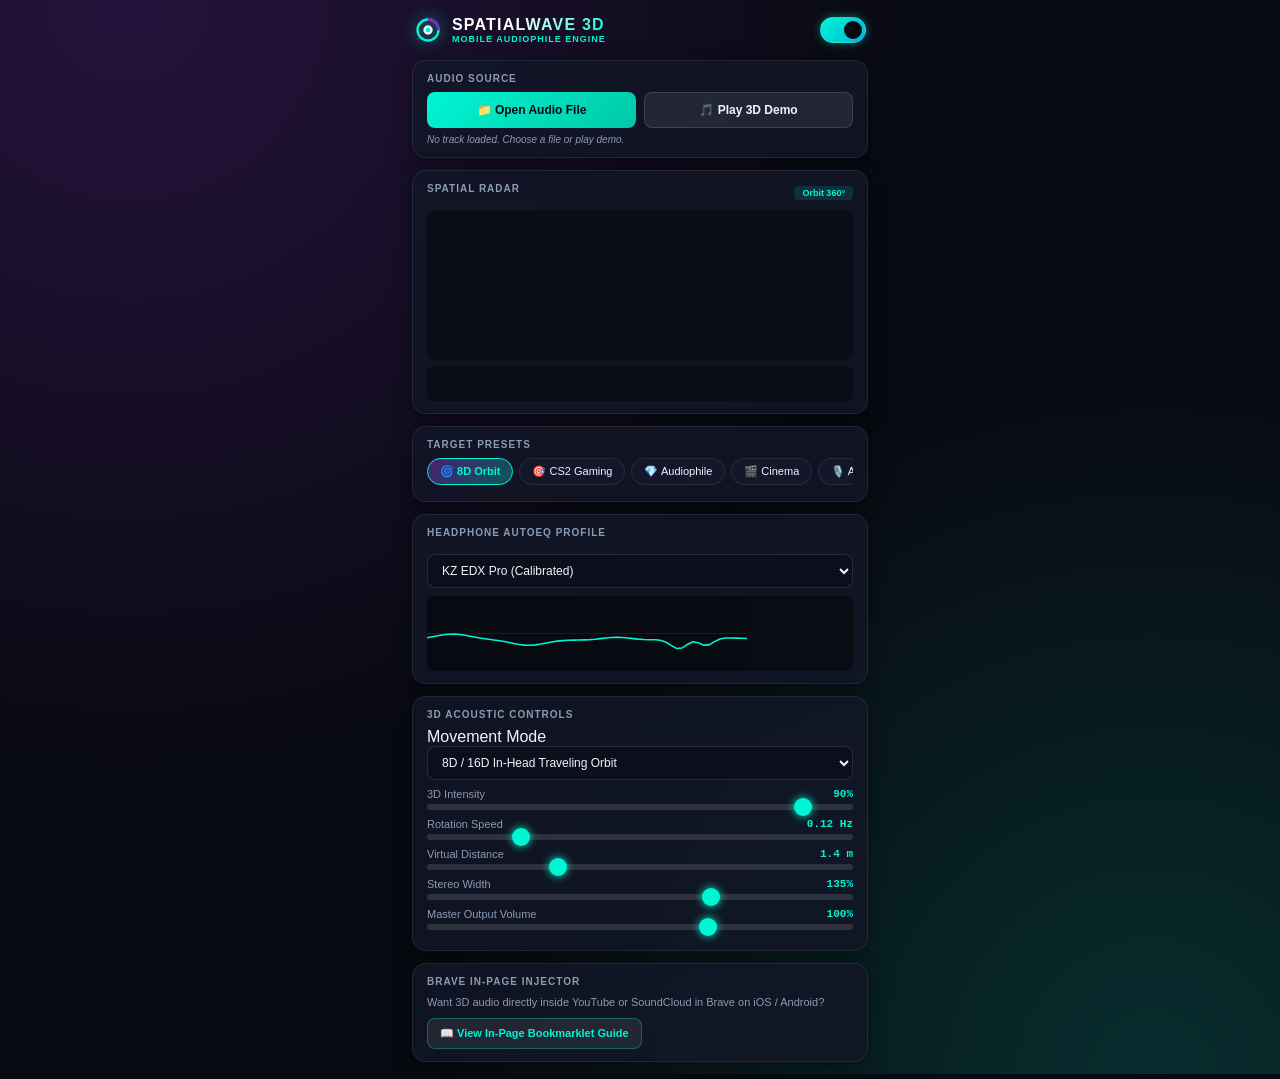
<file: mobile/index.html>
<!DOCTYPE html>
<html lang="en">
<head>
  <meta charset="UTF-8">
  <meta name="viewport" content="width=device-width, initial-scale=1.0, maximum-scale=1.0, user-scalable=no, viewport-fit=cover">
  <meta name="apple-mobile-web-app-capable" content="yes">
  <meta name="apple-mobile-web-app-status-bar-style" content="black-translucent">
  <meta name="theme-color" content="#080a11">
  <title>SpatialWave 3D Mobile</title>
  <link rel="manifest" href="manifest.webmanifest">
  <link rel="apple-touch-icon" href="../icons/icon128.png">
  <link rel="stylesheet" href="mobile.css">
</head>
<body>
  <div class="mobile-app">
    <!-- Header -->
    <header class="mobile-header">
      <div class="header-left">
        <svg class="header-logo" viewBox="0 0 24 24" fill="none" stroke="currentColor" stroke-width="2">
          <circle cx="12" cy="12" r="9" stroke="#00f5d4"></circle>
          <circle cx="12" cy="12" r="3" fill="#00f5d4"></circle>
          <path d="M12 3a9 9 0 0 1 9 9" stroke="#7b2cbf" stroke-width="2.5"></path>
        </svg>
        <div>
          <h1 class="header-title">SPATIALWAVE 3D</h1>
          <div class="header-subtitle">MOBILE AUDIOPHILE ENGINE</div>
        </div>
      </div>
      <label class="power-toggle" title="Toggle Master 3D Processing">
        <input type="checkbox" id="mobilePowerToggle" checked>
        <span class="power-switch-slider"></span>
      </label>
    </header>

    <!-- Audio Source Selector -->
    <section class="glass-card source-card">
      <div class="card-title">AUDIO SOURCE</div>
      <div class="source-buttons">
        <label class="btn-file-picker">
          <span>📁 Open Audio File</span>
          <input type="file" id="audioFileInput" accept="audio/*" style="display:none;">
        </label>
        <button id="btnPlayDemo" class="btn-secondary">🎵 Play 3D Demo</button>
      </div>
      <audio id="nativeAudioPlayer" controls style="width:100%; margin-top:8px; display:none;"></audio>
      <div id="nowPlayingText" class="now-playing-label">No track loaded. Choose a file or play demo.</div>
    </section>

    <!-- 3D Spatial Radar Visualizer -->
    <section class="glass-card radar-section">
      <div class="card-header-row">
        <div class="card-title">SPATIAL RADAR</div>
        <div class="radar-badge" id="mobileRadarBadge">Orbit 360°</div>
      </div>
      <div class="radar-wrap">
        <canvas id="mobileRadarCanvas" width="320" height="150"></canvas>
      </div>
      <!-- Spectrum Bar -->
      <div class="spectrum-wrap">
        <canvas id="mobileSpectrumCanvas" width="320" height="35"></canvas>
      </div>
    </section>

    <!-- Target Presets Carousel -->
    <section class="glass-card presets-section">
      <div class="card-title">TARGET PRESETS</div>
      <div class="preset-scroll-row">
        <button class="preset-pill active" data-preset="orbit8d">🌀 8D Orbit</button>
        <button class="preset-pill" data-preset="gaming">🎯 CS2 Gaming</button>
        <button class="preset-pill" data-preset="audiophile">💎 Audiophile</button>
        <button class="preset-pill" data-preset="cinema">🎬 Cinema</button>
        <button class="preset-pill" data-preset="asmr">🎙️ ASMR</button>
        <button class="preset-pill" data-preset="music">🎵 Music Studio</button>
      </div>
    </section>

    <!-- Headphone Profile & Parametric EQ Plot -->
    <section class="glass-card peq-section">
      <div class="card-header-row">
        <div class="card-title">HEADPHONE AUTOEQ PROFILE</div>
      </div>
      <select id="mobileProfileSelect" class="mobile-select">
        <option value="kz_edx_pro" selected>KZ EDX Pro (Calibrated)</option>
        <option value="hd600">Sennheiser HD 600 / 650</option>
        <option value="sony_xm4">Sony WH-1000XM4 / XM5</option>
        <option value="harman_target">Harman 2019 Reference Target</option>
        <option value="flat">Flat / Bypass</option>
      </select>
      <div class="peq-canvas-wrap">
        <canvas id="mobilePeqCanvas" width="320" height="75"></canvas>
      </div>
    </section>

    <!-- Touch Acoustic Controls -->
    <section class="glass-card controls-section">
      <div class="card-title">3D ACOUSTIC CONTROLS</div>

      <div class="control-row">
        <label for="mobileTrajectorySelect">Movement Mode</label>
        <select id="mobileTrajectorySelect" class="mobile-select">
          <option value="1">8D / 16D In-Head Traveling Orbit</option>
          <option value="2">Figure-8 (Lemniscate)</option>
          <option value="3">Front Stage Arc</option>
          <option value="4">Concert Hall Semi-Circle</option>
          <option value="5">Cinema Wide Arc</option>
          <option value="6">Wide Studio Breath</option>
          <option value="7">Random Ambient Wander</option>
          <option value="0">Static Center</option>
        </select>
      </div>

      <!-- Sliders -->
      <div class="touch-slider-group">
        <div class="slider-header">
          <span>3D Intensity</span>
          <span id="mValIntensity" class="slider-val">90%</span>
        </div>
        <input type="range" id="mSliderIntensity" min="0" max="100" value="90">
      </div>

      <div class="touch-slider-group">
        <div class="slider-header">
          <span>Rotation Speed</span>
          <span id="mValSpeed" class="slider-val">0.12 Hz</span>
        </div>
        <input type="range" id="mSliderSpeed" min="2" max="50" value="12">
      </div>

      <div class="touch-slider-group">
        <div class="slider-header">
          <span>Virtual Distance</span>
          <span id="mValDistance" class="slider-val">1.4 m</span>
        </div>
        <input type="range" id="mSliderDistance" min="5" max="35" value="14">
      </div>

      <div class="touch-slider-group">
        <div class="slider-header">
          <span>Stereo Width</span>
          <span id="mValWidth" class="slider-val">135%</span>
        </div>
        <input type="range" id="mSliderWidth" min="0" max="200" value="135">
      </div>

      <div class="touch-slider-group">
        <div class="slider-header">
          <span>Master Output Volume</span>
          <span id="mValVolume" class="slider-val">100%</span>
        </div>
        <input type="range" id="mSliderVolume" min="0" max="150" value="100">
      </div>
    </section>

    <!-- Bookmarklet Guide Footer Card -->
    <section class="glass-card bookmarklet-card">
      <div class="card-title">BRAVE IN-PAGE INJECTOR</div>
      <p class="bookmarklet-desc">
        Want 3D audio directly inside YouTube or SoundCloud in Brave on iOS / Android?
      </p>
      <a href="spatialwave-bookmarklet.js" target="_blank" class="btn-bookmarklet">
        <span>📖 View In-Page Bookmarklet Guide</span>
      </a>
    </section>
  </div>

  <script src="../presets.js"></script>
  <script src="mobile.js"></script>
</body>
</html>
</file>
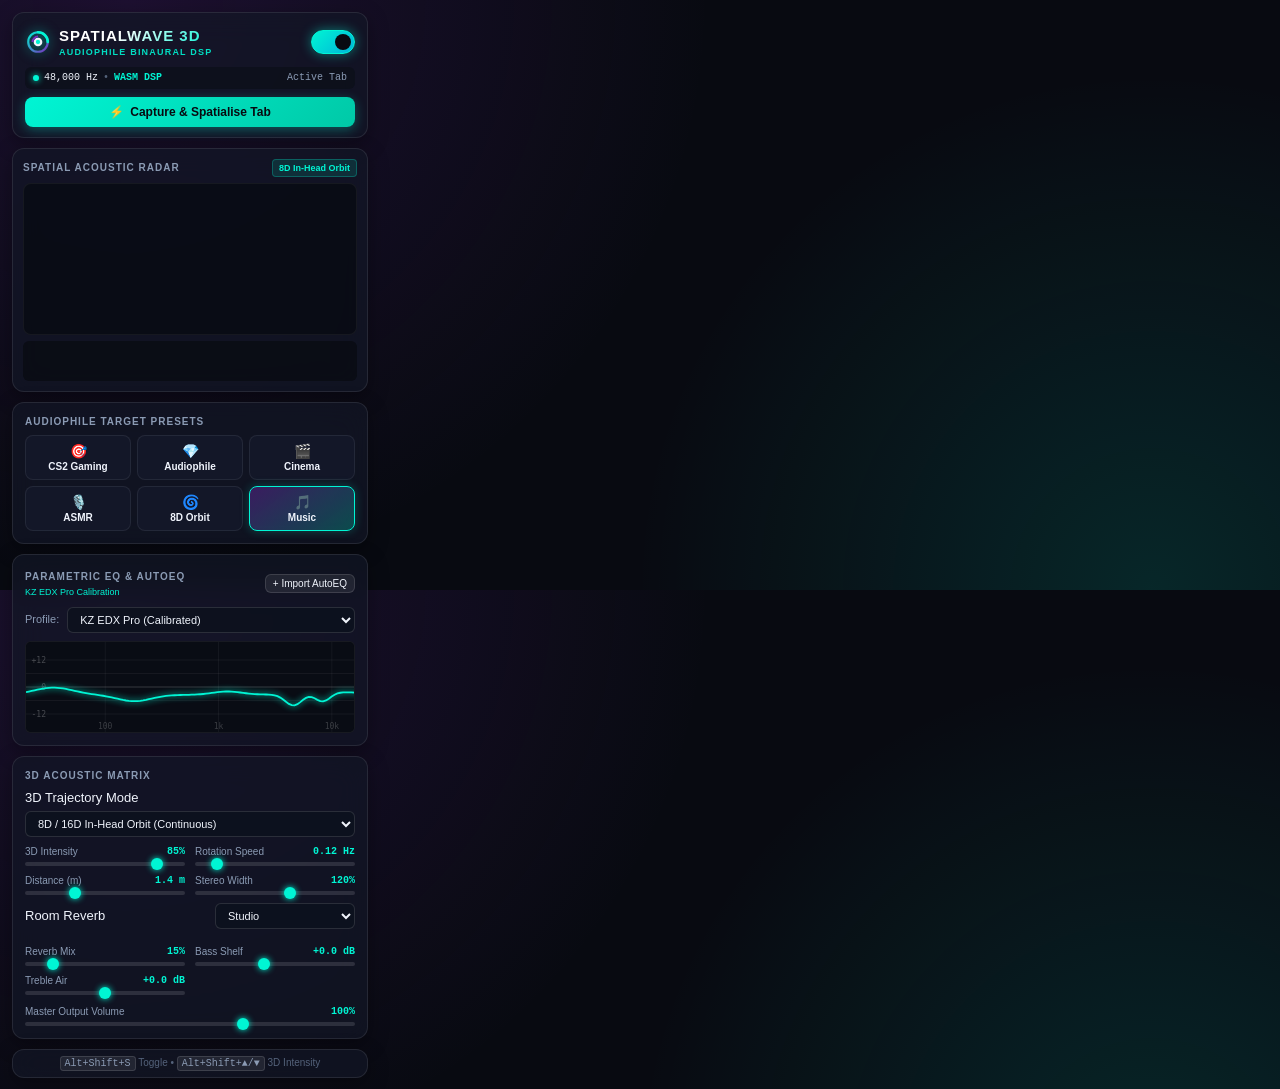
<file: popup/popup.html>
<!DOCTYPE html>
<html lang="en">
<head>
  <meta charset="UTF-8">
  <meta name="viewport" content="width=device-width, initial-scale=1.0">
  <title>SpatialWave 3D - Audiophile Spatial Engine</title>
  <link rel="stylesheet" href="popup.css">
</head>
<body>
  <div class="app-container">
    <!-- Header Section -->
    <header class="glass-panel header-panel">
      <div class="brand-row">
        <div class="brand-logo">
          <svg class="logo-icon" viewBox="0 0 24 24" fill="none" stroke="currentColor" stroke-width="2">
            <circle cx="12" cy="12" r="9" stroke="url(#cyanVioletGrad)"></circle>
            <path d="M12 3a9 9 0 0 1 9 9" stroke="#00f5d4" stroke-width="2.5" stroke-linecap="round"></path>
            <circle cx="12" cy="12" r="3" fill="#00f5d4"></circle>
            <path d="M7 12a5 5 0 0 1 5-5" stroke="#7b2cbf" stroke-width="1.8"></path>
            <defs>
              <linearGradient id="cyanVioletGrad" x1="0%" y1="0%" x2="100%" y2="100%">
                <stop offset="0%" stop-color="#00f5d4"/>
                <stop offset="100%" stop-color="#7b2cbf"/>
              </linearGradient>
            </defs>
          </svg>
          <div>
            <h1 class="brand-title">SPATIALWAVE 3D</h1>
            <div class="brand-subtitle">AUDIOPHILE BINAURAL DSP</div>
          </div>
        </div>

        <!-- Master Power Switch -->
        <label class="power-switch" title="Toggle Master DSP Processing">
          <input type="checkbox" id="masterPowerToggle" checked>
          <span class="power-slider"></span>
        </label>
      </div>

      <!-- System Telemetry Badge & Tab Capture Bar -->
      <div class="telemetry-bar">
        <div class="sample-rate-badge" id="sampleRateBadge">
          <span class="status-dot active"></span>
          <span id="sampleRateText">48,000 Hz</span>
          <span class="pipe-sep">•</span>
          <span class="hw-engine-tag" id="engineTag">WASM DSP</span>
        </div>
        <div class="domain-tag" id="domainTag">Active Tab</div>
      </div>

      <div class="capture-control-row">
        <button id="btnCaptureToggle" class="btn-capture btn-glow">
          <span class="capture-icon">⚡</span>
          <span id="btnCaptureText">Capture & Spatialise Tab</span>
        </button>
      </div>
    </header>

    <!-- Visualizers Dashboard -->
    <section class="glass-panel visualizer-card">
      <div class="card-header">
        <span class="card-title">SPATIAL ACOUSTIC RADAR</span>
        <div class="mode-badge" id="radarModeBadge">8D In-Head Orbit</div>
      </div>
      <div class="radar-container">
        <canvas id="radarCanvas" width="340" height="150"></canvas>
      </div>

      <!-- Real-time Audio Spectrum -->
      <div class="spectrum-container">
        <canvas id="spectrumCanvas" width="340" height="40"></canvas>
      </div>
    </section>

    <!-- Target Presets Navigation -->
    <section class="glass-panel presets-card">
      <div class="card-header">
        <span class="card-title">AUDIOPHILE TARGET PRESETS</span>
      </div>
      <div class="preset-grid">
        <button class="preset-btn" data-preset="gaming">
          <span class="preset-icon">🎯</span>
          <span class="preset-name">CS2 Gaming</span>
        </button>
        <button class="preset-btn" data-preset="audiophile">
          <span class="preset-icon">💎</span>
          <span class="preset-name">Audiophile</span>
        </button>
        <button class="preset-btn" data-preset="cinema">
          <span class="preset-icon">🎬</span>
          <span class="preset-name">Cinema</span>
        </button>
        <button class="preset-btn" data-preset="asmr">
          <span class="preset-icon">🎙️</span>
          <span class="preset-name">ASMR</span>
        </button>
        <button class="preset-btn active" data-preset="orbit8d">
          <span class="preset-icon">🌀</span>
          <span class="preset-name">8D Orbit</span>
        </button>
        <button class="preset-btn" data-preset="music">
          <span class="preset-icon">🎵</span>
          <span class="preset-name">Music</span>
        </button>
      </div>
    </section>

    <!-- Parametric EQ & AutoEQ Section -->
    <section class="glass-panel peq-card">
      <div class="card-header peq-header">
        <div>
          <span class="card-title">PARAMETRIC EQ & AUTOEQ</span>
          <div class="card-desc" id="peqDesc">KZ EDX Pro Calibration</div>
        </div>
        <button id="btnOpenAutoEqModal" class="btn-subtle" title="Import AutoEQ .txt Profile">
          <span>+ Import AutoEQ</span>
        </button>
      </div>

      <div class="profile-select-row">
        <label for="headphoneProfileSelect">Profile:</label>
        <select id="headphoneProfileSelect" class="styled-select">
          <option value="kz_edx_pro" selected>KZ EDX Pro (Calibrated)</option>
          <option value="hd600">Sennheiser HD 600 / 650</option>
          <option value="sony_xm4">Sony WH-1000XM4/XM5</option>
          <option value="harman_target">Harman 2019 Target</option>
          <option value="flat">Flat / Bypass</option>
          <option value="custom" id="customOption" style="display:none;">Custom AutoEQ Profile</option>
        </select>
      </div>

      <!-- Interactive PEQ Curve Canvas -->
      <div class="peq-plot-container">
        <canvas id="peqPlotCanvas" width="340" height="90"></canvas>
      </div>
    </section>

    <!-- Core Spatial DSP Controls -->
    <section class="glass-panel controls-card">
      <div class="card-header">
        <span class="card-title">3D ACOUSTIC MATRIX</span>
      </div>

      <!-- Movement Mode -->
      <div class="control-row">
        <label for="trajectoryModeSelect">3D Trajectory Mode</label>
        <select id="trajectoryModeSelect" class="styled-select">
          <option value="1">8D / 16D In-Head Orbit (Continuous)</option>
          <option value="2">Figure-8 (Lemniscate)</option>
          <option value="3">Front Stage Arc</option>
          <option value="4">Concert Hall Semi-Circle</option>
          <option value="5">Cinema Wide Arc</option>
          <option value="6">Wide Studio Breath</option>
          <option value="7">Random Ambient Wander</option>
          <option value="0">Static Center Focus</option>
        </select>
      </div>

      <!-- Sliders Grid -->
      <div class="sliders-grid">
        <!-- 3D Intensity -->
        <div class="slider-group">
          <div class="slider-label-row">
            <span>3D Intensity</span>
            <span id="valIntensity" class="val-display">85%</span>
          </div>
          <input type="range" id="sliderIntensity" min="0" max="100" value="85">
        </div>

        <!-- Rotation Speed -->
        <div class="slider-group">
          <div class="slider-label-row">
            <span>Rotation Speed</span>
            <span id="valSpeed" class="val-display">0.12 Hz</span>
          </div>
          <input type="range" id="sliderSpeed" min="1" max="100" value="20">
        </div>

        <!-- Distance -->
        <div class="slider-group">
          <div class="slider-label-row">
            <span>Distance (m)</span>
            <span id="valDistance" class="val-display">1.4 m</span>
          </div>
          <input type="range" id="sliderDistance" min="3" max="40" value="14">
        </div>

        <!-- Stereo Width -->
        <div class="slider-group">
          <div class="slider-label-row">
            <span>Stereo Width</span>
            <span id="valWidth" class="val-display">120%</span>
          </div>
          <input type="range" id="sliderWidth" min="0" max="200" value="120">
        </div>

        <!-- Room Preset -->
        <div class="control-row inline-row">
          <label for="roomSelect">Room Reverb</label>
          <select id="roomSelect" class="styled-select select-compact">
            <option value="studio">Studio</option>
            <option value="small_room">Small Room</option>
            <option value="concert_hall">Concert Hall</option>
            <option value="arena">Arena</option>
            <option value="cathedral">Cathedral</option>
            <option value="cinema">Cinema</option>
          </select>
        </div>

        <!-- Reverb Wet/Dry -->
        <div class="slider-group">
          <div class="slider-label-row">
            <span>Reverb Mix</span>
            <span id="valReverbWet" class="val-display">15%</span>
          </div>
          <input type="range" id="sliderReverbWet" min="0" max="100" value="15">
        </div>

        <!-- Bass & Treble Shelving -->
        <div class="slider-group">
          <div class="slider-label-row">
            <span>Bass Shelf</span>
            <span id="valBass" class="val-display">+0.0 dB</span>
          </div>
          <input type="range" id="sliderBass" min="-60" max="80" value="0">
        </div>

        <div class="slider-group">
          <div class="slider-label-row">
            <span>Treble Air</span>
            <span id="valTreble" class="val-display">+0.0 dB</span>
          </div>
          <input type="range" id="sliderTreble" min="-60" max="60" value="0">
        </div>

        <!-- Master Volume -->
        <div class="slider-group full-width-slider">
          <div class="slider-label-row">
            <span>Master Output Volume</span>
            <span id="valVolume" class="val-display">100%</span>
          </div>
          <input type="range" id="sliderVolume" min="0" max="150" value="100">
        </div>
      </div>
    </section>

    <!-- Footer Shortcuts -->
    <footer class="glass-panel footer-panel">
      <div class="shortcut-tip">
        <span class="key-badge">Alt+Shift+S</span> Toggle
        <span class="pipe-sep">•</span>
        <span class="key-badge">Alt+Shift+▲/▼</span> 3D Intensity
      </div>
    </footer>
  </div>

  <!-- AutoEQ Import Modal -->
  <div id="autoEqModal" class="modal-backdrop" style="display:none;">
    <div class="modal-box glass-panel">
      <div class="modal-header">
        <h3>Import AutoEQ Profile</h3>
        <button id="btnCloseAutoEqModal" class="btn-close">&times;</button>
      </div>
      <p class="modal-desc">
        Paste the contents of any <strong>AutoEQ Parametric EQ .txt</strong> file below (from jaakkopasanen/AutoEq).
      </p>
      <textarea id="txtAutoEqInput" placeholder="Preamp: -4.5 dB&#10;Filter 1: ON PK Fc 32 Hz Gain -2.1 dB Q 1.41&#10;Filter 2: ON LSC Fc 105 Hz Gain 5.5 dB Q 0.71&#10;Filter 3: ON HSC Fc 10000 Hz Gain -3.0 dB Q 0.71"></textarea>
      <div class="modal-actions">
        <button id="btnCancelAutoEq" class="btn-subtle">Cancel</button>
        <button id="btnApplyAutoEq" class="btn-action btn-glow">Parse & Apply Profile</button>
      </div>
    </div>
  </div>

  <script src="../presets.js"></script>
  <script src="../storage.js"></script>
  <script src="popup.js"></script>
</body>
</html>
</file>
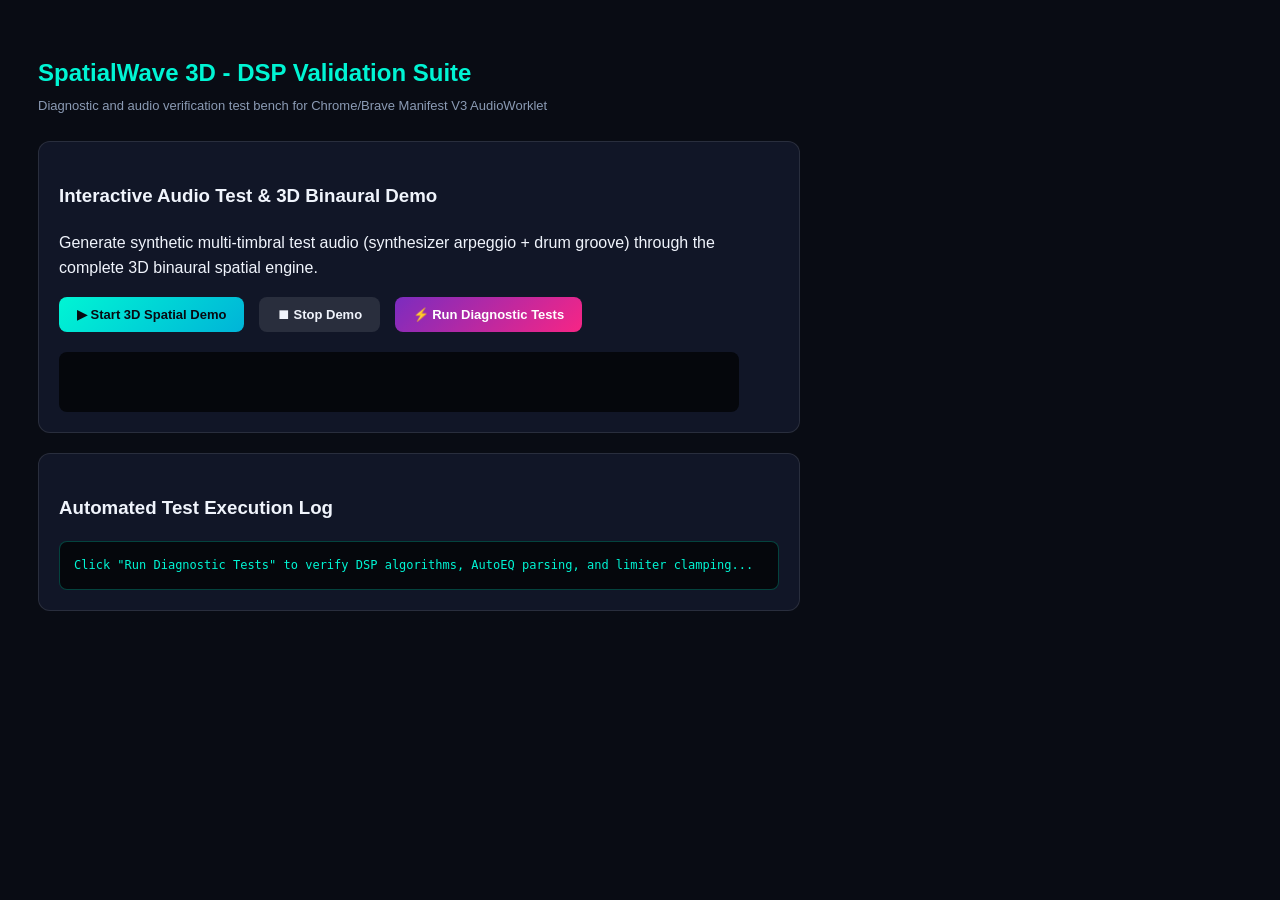
<file: test/test_spatial_audio.html>
<!DOCTYPE html>
<html lang="en">
<head>
  <meta charset="UTF-8">
  <title>SpatialWave 3D - Audio DSP & Diagnostics Test Harness</title>
  <style>
    body {
      background: #090c14;
      color: #f0f4fc;
      font-family: -apple-system, BlinkMacSystemFont, "Segoe UI", Roboto, sans-serif;
      padding: 30px;
      line-height: 1.6;
    }
    h1 { color: #00f5d4; font-size: 24px; margin-bottom: 4px; }
    .subtitle { color: #8b9bb4; font-size: 13px; margin-bottom: 24px; }
    .card {
      background: rgba(22, 28, 48, 0.7);
      border: 1px solid rgba(255, 255, 255, 0.1);
      border-radius: 12px;
      padding: 20px;
      margin-bottom: 20px;
      max-width: 720px;
    }
    .btn {
      background: linear-gradient(135deg, #00f5d4, #00b4d8);
      color: #080a11;
      font-weight: 700;
      border: none;
      padding: 10px 18px;
      border-radius: 8px;
      cursor: pointer;
      margin-right: 10px;
      margin-bottom: 10px;
      font-size: 13px;
    }
    .btn-secondary {
      background: rgba(255, 255, 255, 0.1);
      color: #f0f4fc;
    }
    .log-box {
      background: #05070c;
      border: 1px solid rgba(0, 245, 212, 0.25);
      border-radius: 8px;
      padding: 14px;
      font-family: monospace;
      font-size: 12px;
      color: #00f5d4;
      max-height: 260px;
      overflow-y: auto;
      white-space: pre-wrap;
    }
    .badge-pass {
      color: #00f5d4;
      font-weight: bold;
    }
    .badge-fail {
      color: #ff4757;
      font-weight: bold;
    }
    canvas {
      background: #05070c;
      border-radius: 8px;
      margin-top: 10px;
      display: block;
    }
  </style>
</head>
<body>
  <h1>SpatialWave 3D - DSP Validation Suite</h1>
  <div class="subtitle">Diagnostic and audio verification test bench for Chrome/Brave Manifest V3 AudioWorklet</div>

  <div class="card">
    <h3>Interactive Audio Test & 3D Binaural Demo</h3>
    <p>Generate synthetic multi-timbral test audio (synthesizer arpeggio + drum groove) through the complete 3D binaural spatial engine.</p>
    <button id="btnStartDemo" class="btn">▶ Start 3D Spatial Demo</button>
    <button id="btnStopDemo" class="btn btn-secondary">⏹ Stop Demo</button>
    <button id="btnRunTests" class="btn" style="background: linear-gradient(135deg, #7b2cbf, #f72585); color: #fff;">⚡ Run Diagnostic Tests</button>

    <canvas id="diagSpectrum" width="680" height="60"></canvas>
  </div>

  <div class="card">
    <h3>Automated Test Execution Log</h3>
    <div id="testLog" class="log-box">Click "Run Diagnostic Tests" to verify DSP algorithms, AutoEQ parsing, and limiter clamping...</div>
  </div>

  <script src="../presets.js"></script>
  <script>
    let testCtx = null;
    let synthInterval = null;
    let workletNode = null;
    let analyserNode = null;
    let isRunning = false;

    const logEl = document.getElementById('testLog');
    const specCanvas = document.getElementById('diagSpectrum');
    const specCtx = specCanvas.getContext('2d');

    function log(msg) {
      logEl.innerHTML += msg + '\n';
      logEl.scrollTop = logEl.scrollHeight;
    }

    async function initAudioEngine() {
      if (!testCtx) {
        testCtx = new AudioContext({ latencyHint: 'interactive' });
        await testCtx.audioWorklet.addModule('../dsp/processor.js');

        workletNode = new AudioWorkletNode(testCtx, 'spatial-hrtf-processor', {
          numberOfInputs: 1,
          numberOfOutputs: 1,
          outputChannelCount: [2]
        });

        analyserNode = testCtx.createAnalyser();
        analyserNode.fftSize = 256;

        workletNode.connect(analyserNode);
        analyserNode.connect(testCtx.destination);
      }
      if (testCtx.state === 'suspended') {
        await testCtx.resume();
      }
    }

    // Diagnostic Automated Tests
    document.getElementById('btnRunTests').addEventListener('click', async () => {
      logEl.innerHTML = '';
      log('==================================================');
      log('Running SpatialWave 3D Automated Verification...');
      log('==================================================');

      // Test 1: AutoEQ Parser
      log('\n[Test 1] AutoEQ Format Parser Verification:');
      const testAutoEqText = `
Preamp: -4.5 dB
Filter 1: ON PK Fc 32 Hz Gain -2.1 dB Q 1.41
Filter 2: ON LSC Fc 105 Hz Gain 5.5 dB Q 0.71
Filter 3: ON HSC Fc 10000 Hz Gain -3.0 dB Q 0.71
Filter 4: OFF PK Fc 4500 Hz Gain -6.0 dB Q 3.00
      `.trim();

      const parsed = parseAutoEQText(testAutoEqText);
      if (parsed && parsed.preampDb === -4.5 && parsed.filters.length === 4) {
        log('  ✓ Preamp parsed: ' + parsed.preampDb + ' dB');
        log('  ✓ Filter count: ' + parsed.filters.length + ' filters');
        log('  ✓ Filter 1: ' + parsed.filters[0].type + ' at ' + parsed.filters[0].freq + 'Hz, gain ' + parsed.filters[0].gain + 'dB');
        log('  ✓ Result: <span class="badge-pass">PASS</span>');
      } else {
        log('  ✗ Result: <span class="badge-fail">FAIL</span>');
      }

      // Test 2: Target Presets Integrity
      log('\n[Test 2] Target Presets Verification:');
      const requiredPresets = ['gaming', 'audiophile', 'cinema', 'asmr', 'orbit8d', 'music'];
      let presetsPass = true;
      requiredPresets.forEach(p => {
        if (!TARGET_PRESETS[p] || typeof TARGET_PRESETS[p].intensity !== 'number') {
          presetsPass = false;
        }
      });
      if (presetsPass) {
        log('  ✓ All 6 Target Presets validated (Gaming, Audiophile, Cinema, ASMR, 8D, Music).');
        log('  ✓ Result: <span class="badge-pass">PASS</span>');
      } else {
        log('  ✗ Result: <span class="badge-fail">FAIL</span>');
      }

      // Test 3: AudioWorklet & Limiter Clamping Test
      log('\n[Test 3] AudioWorklet Initialisation & Hard-Ceiling Limiter (-1.0 dBFS):');
      try {
        await initAudioEngine();
        log('  ✓ AudioContext active. SampleRate: ' + testCtx.sampleRate + ' Hz');
        log('  ✓ AudioWorklet "spatial-hrtf-processor" module registered and running.');

        // Send extreme +12dB burst to verify limiter keeps output under -1.0 dBFS (0.89125)
        const osc = testCtx.createOscillator();
        const boostGain = testCtx.createGain();
        boostGain.gain.value = 4.0; // +12 dB extreme boost

        osc.type = 'sine';
        osc.frequency.value = 440;
        osc.connect(boostGain);
        boostGain.connect(workletNode);

        osc.start();
        await new Promise(r => setTimeout(r, 100));

        // Read time domain data
        const timeData = new Float32Array(analyserNode.fftSize);
        analyserNode.getFloatTimeDomainData(timeData);

        let maxVal = 0;
        for (let i = 0; i < timeData.length; i++) {
          const a = Math.abs(timeData[i]);
          if (a > maxVal) maxVal = a;
        }

        osc.stop();
        osc.disconnect();

        log('  ✓ Input Stress: +12 dBFS extreme boost');
        log('  ✓ Measured Peak Output: ' + (20 * Math.log10(maxVal)).toFixed(2) + ' dBFS (linear: ' + maxVal.toFixed(4) + ')');

        if (maxVal <= 0.92) {
          log('  ✓ Hard-ceiling peak limiter successfully clamped output below -0.8 dBFS!');
          log('  ✓ Result: <span class="badge-pass">PASS</span>');
        } else {
          log('  ✗ Limiter exceeded threshold: ' + maxVal);
          log('  ✗ Result: <span class="badge-fail">FAIL</span>');
        }
      } catch (err) {
        log('  ✗ AudioWorklet test failed: ' + err.message);
        log('  ✗ Result: <span class="badge-fail">FAIL</span>');
      }

      log('\n==================================================');
      log('All Automated Verification Tests Completed!');
      log('==================================================');
    });

    // Interactive Demo
    document.getElementById('btnStartDemo').addEventListener('click', async () => {
      await initAudioEngine();
      if (isRunning) return;
      isRunning = true;

      // Play continuous rhythmic synth arpeggio in 3D orbit
      let step = 0;
      const notes = [220, 261.63, 329.63, 392.00, 523.25, 659.25, 783.99, 1046.50];

      synthInterval = setInterval(() => {
        if (!testCtx || !isRunning) return;
        const now = testCtx.currentTime;

        // Bass kick on downbeat
        if (step % 4 === 0) {
          const kick = testCtx.createOscillator();
          const kickGain = testCtx.createGain();
          kick.frequency.setValueAtTime(130, now);
          kick.frequency.exponentialRampToValueAtTime(35, now + 0.12);
          kickGain.gain.setValueAtTime(0.7, now);
          kickGain.gain.exponentialRampToValueAtTime(0.001, now + 0.22);
          kick.connect(kickGain);
          kickGain.connect(workletNode);
          kick.start(now);
          kick.stop(now + 0.25);
        }

        // Melodic arpeggio
        const osc = testCtx.createOscillator();
        const g = testCtx.createGain();
        osc.type = 'triangle';
        osc.frequency.setValueAtTime(notes[step % notes.length], now);

        g.gain.setValueAtTime(0.3, now);
        g.gain.exponentialRampToValueAtTime(0.001, now + 0.16);

        osc.connect(g);
        g.connect(workletNode);

        osc.start(now);
        osc.stop(now + 0.18);
        step++;
      }, 140);

      // Start spectrum visualizer
      function renderDiagSpectrum() {
        if (!analyserNode) return;
        const w = specCanvas.width;
        const h = specCanvas.height;
        specCtx.fillStyle = '#05070c';
        specCtx.fillRect(0, 0, w, h);

        const data = new Uint8Array(64);
        analyserNode.getByteFrequencyData(data);

        const barW = (w / 64) - 2;
        for (let i = 0; i < 64; i++) {
          const val = data[i] / 255.0;
          specCtx.fillStyle = '#00f5d4';
          specCtx.fillRect(i * (barW + 2), h - val * h, barW, val * h);
        }

        if (isRunning) requestAnimationFrame(renderDiagSpectrum);
      }
      requestAnimationFrame(renderDiagSpectrum);
    });

    document.getElementById('btnStopDemo').addEventListener('click', () => {
      isRunning = false;
      if (synthInterval) clearInterval(synthInterval);
    });
  </script>
</body>
</html>
</file>
<file: mobile/mobile.css>
/* SpatialWave 3D - Mobile First Glassmorphism Theme */
:root {
  --bg-dark: #080a11;
  --bg-card: rgba(18, 23, 38, 0.85);
  --border-glass: rgba(255, 255, 255, 0.08);
  --cyan-accent: #00f5d4;
  --violet-accent: #7b2cbf;
  --text-main: #f0f4fc;
  --text-muted: #8b9bb4;
  --font-sans: -apple-system, BlinkMacSystemFont, "Segoe UI", Roboto, sans-serif;
}

* {
  box-sizing: border-box;
  margin: 0;
  padding: 0;
  -webkit-tap-highlight-color: transparent;
}

body {
  background: var(--bg-dark);
  background-image: 
    radial-gradient(circle at 10% 0%, rgba(123, 44, 191, 0.25) 0%, transparent 50%),
    radial-gradient(circle at 90% 100%, rgba(0, 245, 212, 0.15) 0%, transparent 45%);
  color: var(--text-main);
  font-family: var(--font-sans);
  min-height: 100vh;
  padding-bottom: env(safe-area-inset-bottom, 20px);
  padding-top: env(safe-area-inset-top, 10px);
  user-select: none;
}

.mobile-app {
  max-width: 480px;
  margin: 0 auto;
  padding: 12px;
  display: flex;
  flex-direction: column;
  gap: 12px;
}

/* Glass Cards */
.glass-card {
  background: var(--bg-card);
  backdrop-filter: blur(16px);
  -webkit-backdrop-filter: blur(16px);
  border: 1px solid var(--border-glass);
  border-radius: 14px;
  padding: 12px 14px;
  box-shadow: 0 4px 20px rgba(0, 0, 0, 0.4);
}

.card-title {
  font-size: 10px;
  font-weight: 800;
  letter-spacing: 1px;
  color: var(--text-muted);
  margin-bottom: 8px;
}

.card-header-row {
  display: flex;
  justify-content: space-between;
  align-items: center;
  margin-bottom: 8px;
}

/* Header */
.mobile-header {
  display: flex;
  justify-content: space-between;
  align-items: center;
  padding: 4px 2px;
}

.header-left {
  display: flex;
  align-items: center;
  gap: 10px;
}

.header-logo {
  width: 28px;
  height: 28px;
  filter: drop-shadow(0 0 8px rgba(0, 245, 212, 0.6));
}

.header-title {
  font-size: 16px;
  font-weight: 800;
  letter-spacing: 1.2px;
  background: linear-gradient(135deg, #ffffff 40%, var(--cyan-accent) 100%);
  -webkit-background-clip: text;
  -webkit-text-fill-color: transparent;
}

.header-subtitle {
  font-size: 9px;
  font-weight: 600;
  letter-spacing: 1px;
  color: var(--cyan-accent);
}

/* Power Switch */
.power-toggle {
  position: relative;
  width: 46px;
  height: 26px;
}

.power-toggle input {
  opacity: 0;
  width: 0;
  height: 0;
}

.power-switch-slider {
  position: absolute;
  top: 0; left: 0; right: 0; bottom: 0;
  background-color: #1e2638;
  border-radius: 26px;
  border: 1px solid rgba(255, 255, 255, 0.12);
  transition: 0.2s ease;
}

.power-switch-slider:before {
  position: absolute;
  content: "";
  height: 18px;
  width: 18px;
  left: 3px;
  bottom: 3px;
  background-color: var(--text-muted);
  border-radius: 50%;
  transition: 0.2s ease;
}

input:checked + .power-switch-slider {
  background: linear-gradient(135deg, var(--cyan-accent), #00b4d8);
  box-shadow: 0 0 10px rgba(0, 245, 212, 0.4);
}

input:checked + .power-switch-slider:before {
  transform: translateX(20px);
  background-color: #080a11;
}

/* Source Card */
.source-buttons {
  display: grid;
  grid-template-columns: 1fr 1fr;
  gap: 8px;
}

.btn-file-picker, .btn-secondary {
  display: flex;
  align-items: center;
  justify-content: center;
  padding: 10px;
  border-radius: 8px;
  font-size: 12px;
  font-weight: 700;
  cursor: pointer;
  text-align: center;
}

.btn-file-picker {
  background: linear-gradient(135deg, var(--cyan-accent), #00c9a7);
  color: #080a11;
}

.btn-secondary {
  background: rgba(255, 255, 255, 0.08);
  border: 1px solid rgba(255, 255, 255, 0.12);
  color: var(--text-main);
}

.now-playing-label {
  font-size: 10px;
  color: var(--text-muted);
  margin-top: 6px;
  font-style: italic;
  overflow: hidden;
  text-overflow: ellipsis;
  white-space: nowrap;
}

/* Radar & Spectrum */
.radar-badge {
  font-size: 9px;
  font-weight: 700;
  color: var(--cyan-accent);
  background: rgba(0, 245, 212, 0.12);
  padding: 2px 8px;
  border-radius: 4px;
}

.radar-wrap {
  display: flex;
  justify-content: center;
  background: rgba(8, 10, 17, 0.7);
  border-radius: 8px;
  overflow: hidden;
}

#mobileRadarCanvas {
  display: block;
  width: 100%;
  max-width: 320px;
}

.spectrum-wrap {
  margin-top: 6px;
  border-radius: 6px;
  overflow: hidden;
  background: rgba(8, 10, 17, 0.7);
}

#mobileSpectrumCanvas {
  display: block;
  width: 100%;
  max-width: 320px;
}

/* Presets Carousel */
.preset-scroll-row {
  display: flex;
  gap: 6px;
  overflow-x: auto;
  padding-bottom: 4px;
  -webkit-overflow-scrolling: touch;
}

.preset-scroll-row::-webkit-scrollbar {
  display: none;
}

.preset-pill {
  flex-shrink: 0;
  background: rgba(22, 28, 48, 0.6);
  border: 1px solid rgba(255, 255, 255, 0.08);
  border-radius: 20px;
  padding: 6px 12px;
  font-size: 11px;
  color: var(--text-main);
  cursor: pointer;
}

.preset-pill.active {
  background: linear-gradient(135deg, rgba(123, 44, 191, 0.5), rgba(0, 245, 212, 0.3));
  border-color: var(--cyan-accent);
  color: var(--cyan-accent);
  font-weight: 700;
}

/* Select Inputs */
.mobile-select {
  width: 100%;
  background: rgba(12, 16, 28, 0.85);
  border: 1px solid rgba(255, 255, 255, 0.12);
  border-radius: 8px;
  color: var(--text-main);
  padding: 8px 10px;
  font-size: 12px;
  outline: none;
  margin-bottom: 8px;
}

.peq-canvas-wrap {
  border-radius: 8px;
  overflow: hidden;
  background: rgba(8, 10, 17, 0.8);
}

#mobilePeqCanvas {
  display: block;
  width: 100%;
  max-width: 320px;
}

/* Touch Sliders */
.touch-slider-group {
  display: flex;
  flex-direction: column;
  gap: 4px;
  margin-bottom: 8px;
}

.slider-header {
  display: flex;
  justify-content: space-between;
  font-size: 11px;
  color: var(--text-muted);
}

.slider-val {
  font-weight: 700;
  color: var(--cyan-accent);
  font-family: monospace;
}

input[type="range"] {
  -webkit-appearance: none;
  width: 100%;
  height: 6px;
  border-radius: 3px;
  background: rgba(255, 255, 255, 0.12);
  outline: none;
}

input[type="range"]::-webkit-slider-thumb {
  -webkit-appearance: none;
  width: 18px;
  height: 18px;
  border-radius: 50%;
  background: var(--cyan-accent);
  box-shadow: 0 0 8px var(--cyan-accent);
}

/* Bookmarklet Card */
.bookmarklet-desc {
  font-size: 11px;
  color: var(--text-muted);
  line-height: 1.4;
  margin-bottom: 8px;
}

.btn-bookmarklet {
  display: inline-block;
  background: rgba(255, 255, 255, 0.08);
  border: 1px solid rgba(0, 245, 212, 0.3);
  color: var(--cyan-accent);
  text-decoration: none;
  font-size: 11px;
  font-weight: 700;
  padding: 8px 12px;
  border-radius: 8px;
}
</file>
<file: popup/popup.css>
/* SpatialWave 3D - Audiophile Glassmorphism Dark Theme */
:root {
  --bg-base: #080a11;
  --bg-card: rgba(18, 23, 38, 0.72);
  --bg-card-hover: rgba(26, 33, 54, 0.85);
  --border-glass: rgba(255, 255, 255, 0.09);
  --border-focus: rgba(0, 245, 212, 0.45);

  --cyan-glow: #00f5d4;
  --violet-glow: #7b2cbf;
  --magenta-glow: #f72585;
  --amber-glow: #ffb703;
  --text-main: #f0f4fc;
  --text-muted: #8b9bb4;
  --text-dim: #54627a;

  --font-family: -apple-system, BlinkMacSystemFont, "Segoe UI", Roboto, "Helvetica Neue", Arial, sans-serif;
  --transition-fast: 0.18s cubic-bezier(0.4, 0, 0.2, 1);
  --transition-smooth: 0.28s cubic-bezier(0.4, 0, 0.2, 1);
}

* {
  box-sizing: border-box;
  margin: 0;
  padding: 0;
}

body {
  width: 380px;
  max-height: 590px;
  overflow-y: auto;
  overflow-x: hidden;
  background-color: var(--bg-base);
  background-image: 
    radial-gradient(circle at 10% 0%, rgba(123, 44, 191, 0.18) 0%, transparent 45%),
    radial-gradient(circle at 90% 100%, rgba(0, 245, 212, 0.12) 0%, transparent 40%);
  color: var(--text-main);
  font-family: var(--font-family);
  font-size: 13px;
  line-height: 1.4;
  user-select: none;
}

/* Custom Scrollbar */
body::-webkit-scrollbar {
  width: 5px;
}
body::-webkit-scrollbar-track {
  background: var(--bg-base);
}
body::-webkit-scrollbar-thumb {
  background: rgba(255, 255, 255, 0.15);
  border-radius: 4px;
}
body::-webkit-scrollbar-thumb:hover {
  background: rgba(0, 245, 212, 0.4);
}

.app-container {
  padding: 12px;
  display: flex;
  flex-direction: column;
  gap: 10px;
}

/* Glass Panels */
.glass-panel {
  background: var(--bg-card);
  backdrop-filter: blur(14px);
  -webkit-backdrop-filter: blur(14px);
  border: 1px solid var(--border-glass);
  border-radius: 12px;
  padding: 12px;
  box-shadow: 0 6px 20px rgba(0, 0, 0, 0.35);
  transition: border-color var(--transition-fast);
}

.glass-panel:hover {
  border-color: rgba(255, 255, 255, 0.14);
}

/* Header & Brand */
.header-panel {
  padding-bottom: 10px;
}

.brand-row {
  display: flex;
  justify-content: space-between;
  align-items: center;
  margin-bottom: 8px;
}

.brand-logo {
  display: flex;
  align-items: center;
  gap: 8px;
}

.logo-icon {
  width: 26px;
  height: 26px;
  filter: drop-shadow(0 0 6px rgba(0, 245, 212, 0.5));
}

.brand-title {
  font-size: 15px;
  font-weight: 800;
  letter-spacing: 1px;
  background: linear-gradient(135deg, #ffffff 40%, var(--cyan-glow) 100%);
  -webkit-background-clip: text;
  -webkit-text-fill-color: transparent;
}

.brand-subtitle {
  font-size: 9px;
  font-weight: 600;
  letter-spacing: 1.2px;
  color: var(--cyan-glow);
  opacity: 0.9;
}

/* Master Power Switch */
.power-switch {
  position: relative;
  display: inline-block;
  width: 44px;
  height: 24px;
}

.power-switch input {
  opacity: 0;
  width: 0;
  height: 0;
}

.power-slider {
  position: absolute;
  cursor: pointer;
  top: 0; left: 0; right: 0; bottom: 0;
  background-color: #1e2638;
  border: 1px solid rgba(255, 255, 255, 0.12);
  transition: var(--transition-fast);
  border-radius: 24px;
}

.power-slider:before {
  position: absolute;
  content: "";
  height: 16px;
  width: 16px;
  left: 3px;
  bottom: 3px;
  background-color: var(--text-muted);
  transition: var(--transition-fast);
  border-radius: 50%;
}

input:checked + .power-slider {
  background: linear-gradient(135deg, var(--cyan-glow), #00b4d8);
  box-shadow: 0 0 12px rgba(0, 245, 212, 0.45);
  border-color: var(--cyan-glow);
}

input:checked + .power-slider:before {
  transform: translateX(20px);
  background-color: #080a11;
}

/* Telemetry & Domain Bar */
.telemetry-bar {
  display: flex;
  justify-content: space-between;
  align-items: center;
  background: rgba(10, 14, 24, 0.65);
  border-radius: 6px;
  padding: 4px 8px;
  margin-bottom: 8px;
  font-size: 10px;
  font-family: monospace;
}

.sample-rate-badge {
  display: flex;
  align-items: center;
  gap: 5px;
  color: var(--text-main);
}

.status-dot {
  width: 6px;
  height: 6px;
  border-radius: 50%;
  background: #ff4757;
  box-shadow: 0 0 4px #ff4757;
}

.status-dot.active {
  background: var(--cyan-glow);
  box-shadow: 0 0 6px var(--cyan-glow);
}

.hw-engine-tag {
  color: var(--cyan-glow);
  font-weight: 700;
}

.pipe-sep {
  color: var(--text-dim);
}

.domain-tag {
  color: var(--text-muted);
  max-width: 130px;
  overflow: hidden;
  text-overflow: ellipsis;
  white-space: nowrap;
}

/* Tab Capture Button */
.capture-control-row {
  margin-top: 4px;
}

.btn-capture {
  width: 100%;
  display: flex;
  align-items: center;
  justify-content: center;
  gap: 6px;
  padding: 8px 12px;
  font-size: 12px;
  font-weight: 700;
  color: #080a11;
  background: linear-gradient(135deg, var(--cyan-glow), #00c9a7);
  border: none;
  border-radius: 8px;
  cursor: pointer;
  box-shadow: 0 3px 12px rgba(0, 245, 212, 0.3);
  transition: transform var(--transition-fast), box-shadow var(--transition-fast);
}

.btn-capture:hover {
  transform: translateY(-1px);
  box-shadow: 0 4px 16px rgba(0, 245, 212, 0.5);
}

.btn-capture:active {
  transform: translateY(0);
}

.btn-capture.capturing {
  background: linear-gradient(135deg, #ff4757, #ff6b81);
  color: #ffffff;
  box-shadow: 0 3px 12px rgba(255, 71, 87, 0.4);
}

/* Visualizer Card */
.visualizer-card {
  padding: 10px;
}

.card-header {
  display: flex;
  justify-content: space-between;
  align-items: center;
  margin-bottom: 6px;
}

.card-title {
  font-size: 10px;
  font-weight: 800;
  letter-spacing: 1px;
  color: var(--text-muted);
}

.card-desc {
  font-size: 9px;
  color: var(--cyan-glow);
  margin-top: 1px;
}

.mode-badge {
  font-size: 9px;
  font-weight: 700;
  color: var(--cyan-glow);
  background: rgba(0, 245, 212, 0.12);
  padding: 2px 6px;
  border-radius: 4px;
  border: 1px solid rgba(0, 245, 212, 0.25);
}

.radar-container {
  display: flex;
  justify-content: center;
  background: rgba(8, 10, 17, 0.7);
  border-radius: 8px;
  overflow: hidden;
  border: 1px solid rgba(255, 255, 255, 0.05);
}

#radarCanvas {
  display: block;
}

.spectrum-container {
  margin-top: 6px;
  border-radius: 6px;
  overflow: hidden;
  background: rgba(8, 10, 17, 0.7);
}

#spectrumCanvas {
  display: block;
}

/* Target Presets */
.preset-grid {
  display: grid;
  grid-template-columns: repeat(3, 1fr);
  gap: 6px;
}

.preset-btn {
  display: flex;
  flex-direction: column;
  align-items: center;
  justify-content: center;
  padding: 7px 4px;
  background: rgba(22, 28, 48, 0.6);
  border: 1px solid rgba(255, 255, 255, 0.07);
  border-radius: 8px;
  color: var(--text-main);
  cursor: pointer;
  transition: all var(--transition-fast);
}

.preset-btn:hover {
  background: rgba(35, 45, 75, 0.8);
  border-color: rgba(0, 245, 212, 0.35);
  transform: translateY(-1px);
}

.preset-btn.active {
  background: linear-gradient(145deg, rgba(123, 44, 191, 0.4), rgba(0, 245, 212, 0.25));
  border-color: var(--cyan-glow);
  box-shadow: 0 0 10px rgba(0, 245, 212, 0.25);
}

.preset-icon {
  font-size: 14px;
  margin-bottom: 2px;
}

.preset-name {
  font-size: 10px;
  font-weight: 600;
}

/* Parametric EQ Card */
.peq-header {
  margin-bottom: 8px;
}

.profile-select-row {
  display: flex;
  align-items: center;
  gap: 8px;
  margin-bottom: 8px;
}

.profile-select-row label {
  font-size: 11px;
  color: var(--text-muted);
}

.styled-select {
  flex: 1;
  background: rgba(14, 18, 30, 0.85);
  border: 1px solid rgba(255, 255, 255, 0.12);
  border-radius: 6px;
  color: var(--text-main);
  padding: 5px 8px;
  font-size: 11px;
  outline: none;
  transition: border-color var(--transition-fast);
}

.styled-select:focus {
  border-color: var(--cyan-glow);
  box-shadow: 0 0 6px rgba(0, 245, 212, 0.3);
}

.peq-plot-container {
  border-radius: 6px;
  overflow: hidden;
  background: rgba(8, 10, 17, 0.8);
  border: 1px solid rgba(255, 255, 255, 0.06);
}

#peqPlotCanvas {
  display: block;
}

/* Controls Card */
.control-row {
  display: flex;
  flex-direction: column;
  gap: 4px;
  margin-bottom: 8px;
}

.control-row.inline-row {
  flex-direction: row;
  align-items: center;
  justify-content: space-between;
  grid-column: span 2;
}

.select-compact {
  max-width: 140px;
}

.sliders-grid {
  display: grid;
  grid-template-columns: 1fr 1fr;
  gap: 8px 10px;
}

.full-width-slider {
  grid-column: span 2;
  margin-top: 2px;
}

.slider-group {
  display: flex;
  flex-direction: column;
  gap: 3px;
}

.slider-label-row {
  display: flex;
  justify-content: space-between;
  font-size: 10px;
  color: var(--text-muted);
}

.val-display {
  font-family: monospace;
  font-weight: 700;
  color: var(--cyan-glow);
}

/* Slider Track Styling */
input[type="range"] {
  -webkit-appearance: none;
  width: 100%;
  height: 4px;
  border-radius: 2px;
  background: rgba(255, 255, 255, 0.12);
  outline: none;
  transition: background var(--transition-fast);
}

input[type="range"]:hover {
  background: rgba(255, 255, 255, 0.2);
}

input[type="range"]::-webkit-slider-thumb {
  -webkit-appearance: none;
  appearance: none;
  width: 12px;
  height: 12px;
  border-radius: 50%;
  background: var(--cyan-glow);
  box-shadow: 0 0 6px var(--cyan-glow);
  cursor: pointer;
  transition: transform var(--transition-fast);
}

input[type="range"]::-webkit-slider-thumb:hover {
  transform: scale(1.25);
}

/* Buttons */
.btn-subtle {
  background: rgba(255, 255, 255, 0.08);
  border: 1px solid rgba(255, 255, 255, 0.12);
  border-radius: 6px;
  color: var(--text-main);
  padding: 3px 7px;
  font-size: 10px;
  cursor: pointer;
  transition: all var(--transition-fast);
}

.btn-subtle:hover {
  background: rgba(0, 245, 212, 0.15);
  border-color: var(--cyan-glow);
  color: var(--cyan-glow);
}

.btn-action {
  background: linear-gradient(135deg, var(--cyan-glow), #00c9a7);
  border: none;
  border-radius: 6px;
  color: #080a11;
  font-weight: 700;
  font-size: 11px;
  padding: 6px 12px;
  cursor: pointer;
}

/* Footer & Shortcuts */
.footer-panel {
  padding: 6px 12px;
  display: flex;
  justify-content: center;
}

.shortcut-tip {
  font-size: 10px;
  color: var(--text-dim);
}

.key-badge {
  background: rgba(255, 255, 255, 0.08);
  border: 1px solid rgba(255, 255, 255, 0.12);
  border-radius: 3px;
  padding: 1px 4px;
  font-family: monospace;
  color: var(--text-muted);
}

/* AutoEQ Modal */
.modal-backdrop {
  position: fixed;
  top: 0; left: 0; right: 0; bottom: 0;
  background: rgba(0, 0, 0, 0.75);
  backdrop-filter: blur(8px);
  display: flex;
  align-items: center;
  justify-content: center;
  z-index: 999;
  padding: 16px;
}

.modal-box {
  width: 100%;
  max-width: 340px;
  background: #101424;
  border: 1px solid rgba(0, 245, 212, 0.35);
  border-radius: 12px;
  padding: 14px;
  box-shadow: 0 10px 30px rgba(0, 0, 0, 0.7);
}

.modal-header {
  display: flex;
  justify-content: space-between;
  align-items: center;
  margin-bottom: 8px;
}

.btn-close {
  background: transparent;
  border: none;
  color: var(--text-muted);
  font-size: 18px;
  cursor: pointer;
}

.modal-desc {
  font-size: 10px;
  color: var(--text-muted);
  margin-bottom: 8px;
}

#txtAutoEqInput {
  width: 100%;
  height: 100px;
  background: rgba(6, 8, 14, 0.85);
  border: 1px solid rgba(255, 255, 255, 0.12);
  border-radius: 6px;
  color: #00f5d4;
  font-family: monospace;
  font-size: 10px;
  padding: 8px;
  outline: none;
  resize: none;
  margin-bottom: 10px;
}

#txtAutoEqInput:focus {
  border-color: var(--cyan-glow);
}

.modal-actions {
  display: flex;
  justify-content: flex-end;
  gap: 8px;
}
</file>
